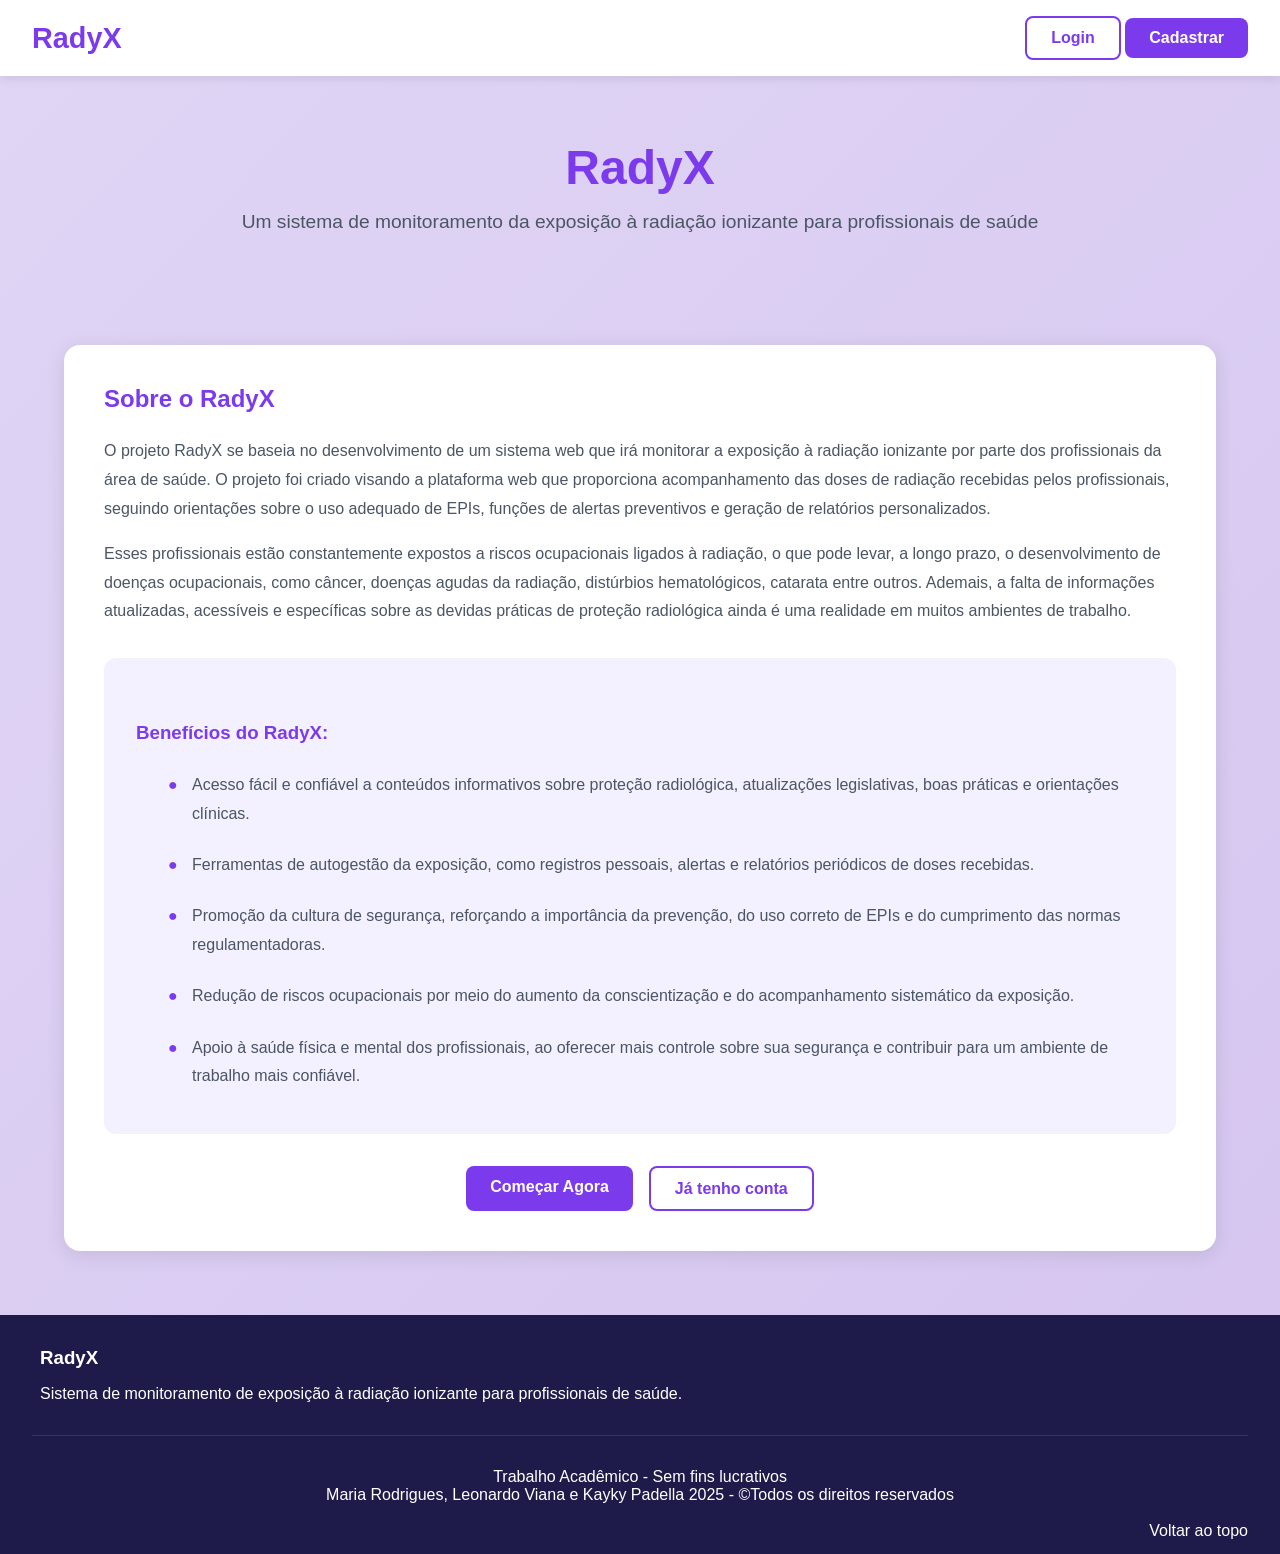
<file: index.html>
<!DOCTYPE html>
<html lang="pt-BR">
<head>
    <meta charset="UTF-8">
    <meta name="viewport" content="width=device-width, initial-scale=1.0">
    <title>RadyX - Sobre</title>
    <link rel="icon" href="imagens/logoradyx.png">
    <link rel="stylesheet" href="styles.css">
</head>
<body>
    <!-- Navigation -->
    <nav>
        <a href="index.html" class="logo">RadyX</a>
        <div>
            <a href="login.php" class="btn-secondary btn-secondary2">Login</a>
            <a href="cadastro.php" class="btn-primary btn-primary1">Cadastrar</a>
        </div>
    </nav>

    <!-- Hero Section -->
    <div class="hero">
        <h1>RadyX</h1>
        <p>Um sistema de monitoramento da exposição à radiação ionizante para profissionais de saúde</p>
    </div>

    <!-- Content -->
    <div class="content-box" style="margin-top: 3rem; margin-left: 5%; margin-right: 5%;">
        <h2>Sobre o RadyX</h2>
        <p>O projeto RadyX se baseia no desenvolvimento de um sistema web que irá monitorar a exposição à radiação ionizante por parte dos profissionais da área de saúde. O projeto foi criado visando a plataforma web que proporciona acompanhamento das doses de radiação recebidas pelos profissionais, seguindo orientações sobre o uso adequado de EPIs, funções de alertas preventivos e geração de relatórios personalizados.</p>
        
        <p>Esses profissionais estão constantemente expostos a riscos ocupacionais ligados à radiação, o que pode levar, a longo prazo, o desenvolvimento de doenças ocupacionais, como câncer, doenças agudas da radiação, distúrbios hematológicos, catarata entre outros. Ademais, a falta de informações atualizadas, acessíveis e específicas sobre as devidas práticas de proteção radiológica ainda é uma realidade em muitos ambientes de trabalho.</p>

        <div class="benefits-list">
            <h3>Benefícios do RadyX:</h3>
            <ul>
                <li>Acesso fácil e confiável a conteúdos informativos sobre proteção radiológica, atualizações legislativas, boas práticas e orientações clínicas.</li>
                <li>Ferramentas de autogestão da exposição, como registros pessoais, alertas e relatórios periódicos de doses recebidas.</li>
                <li>Promoção da cultura de segurança, reforçando a importância da prevenção, do uso correto de EPIs e do cumprimento das normas regulamentadoras.</li>
                <li>Redução de riscos ocupacionais por meio do aumento da conscientização e do acompanhamento sistemático da exposição.</li>
                <li>Apoio à saúde física e mental dos profissionais, ao oferecer mais controle sobre sua segurança e contribuir para um ambiente de trabalho mais confiável.</li>
            </ul>
        </div>

        <div class="action-buttons">
            <a href="cadastro.php" class="btn-primary">Começar Agora</a>
            <a href="login.html" class="btn-secondary">Já tenho conta</a>
        </div>
    </div>

    <!-- Footer -->
    <footer>
        <div class="footer-content">
            <div class="footer-section">
                <h3>RadyX</h3>
                <p>Sistema de monitoramento de exposição à radiação ionizante para profissionais de saúde.</p>
            </div>
            
            
        </div>
        <div class="footer-bottom">
            <p>Trabalho Acadêmico - Sem fins lucrativos<br>Maria Rodrigues,  Leonardo Viana e Kayky Padella 2025 - &copyTodos os direitos reservados</p><br>
            <a href="#" class="back-to-top" onclick="window.scrollTo(0,0)">Voltar ao topo</a>
        </div>
    </footer>
</body>
</html>
</file>
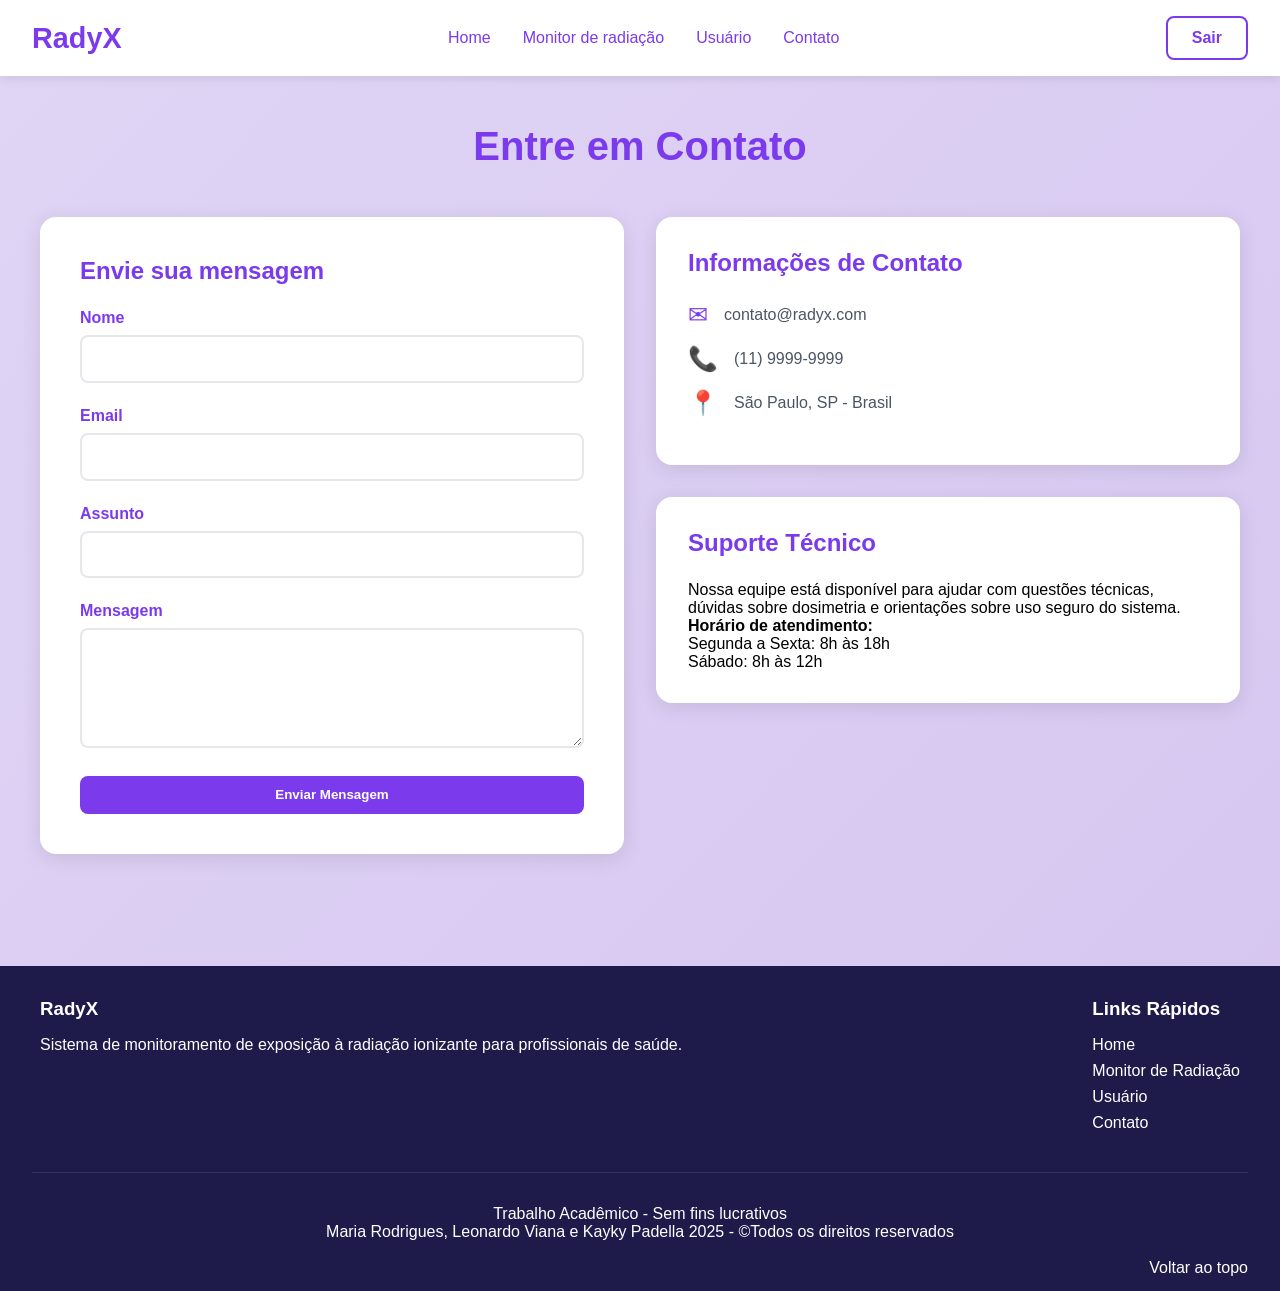
<file: contato.html>
<!DOCTYPE html>
<html lang="pt-BR">
<head>
    <meta charset="UTF-8">
    <meta name="viewport" content="width=device-width, initial-scale=1.0">
    <title>RadyX - Contato</title>
    <link rel="icon" href="imagens/logoradyx.png">
    <link rel="stylesheet" href="styles.css">
</head>
<body>
    <!-- Navigation -->
<nav>

    <a class="logo">RadyX</a>

    <button class="menu-toggle" onclick="toggleMenu()">☰</button>

    <ul class="nav-links" id="menu">
        <li><a href="home.html">Home</a></li>
        <li><a href="monitor.php">Monitor de radiação</a></li>
        <li><a href="usuario.php">Usuário</a></li>
        <li><a href="contato.html">Contato</a></li>
        <li class="logout-item">
            <a href="index.html" class="btn-secondary">Sair</a>
        </li>
    </ul>

    <div class="nav-btn">
        <a href="index.html" class="btn-secondary">Sair</a>
    </div>

</nav>

    <!-- Contact Content -->
    <div class="contact-container">
        <h1 class="contact-header">Entre em Contato</h1>
        
        <div class="contact-grid">
            <div class="contact-form">
                <h2>Envie sua mensagem</h2>
                <form>
                    <div class="form-group">
                        <label>Nome</label>
                        <input type="text" required>
                    </div>
                    <div class="form-group">
                        <label>Email</label>
                        <input type="email" required>
                    </div>
                    <div class="form-group">
                        <label>Assunto</label>
                        <input type="text" required>
                    </div>
                    <div class="form-group">
                        <label>Mensagem</label>
                        <textarea required></textarea>
                    </div>
                    <button type="submit" class="btn-primary" style="width: 100%;">Enviar Mensagem</button>
                </form>
            </div>

            <div class="contact-info">
                <div class="info-card">
                    <h2>Informações de Contato</h2>
                    <div class="info-item">
                        <span class="info-icon">✉</span>
                        <span>contato@radyx.com</span>
                    </div>
                    <div class="info-item">
                        <span class="info-icon">📞</span>
                        <span>(11) 9999-9999</span>
                    </div>
                    <div class="info-item">
                        <span class="info-icon">📍</span>
                        <span>São Paulo, SP - Brasil</span>
                    </div>
                </div>

                <div class="info-card">
                    <h2>Suporte Técnico</h2>
                    <p>Nossa equipe está disponível para ajudar com questões técnicas, dúvidas sobre dosimetria e orientações sobre uso seguro do sistema.</p>
                    <p><strong>Horário de atendimento:</strong></p>
                    <p>Segunda a Sexta: 8h às 18h<br>Sábado: 8h às 12h</p>
                </div>
            </div>
        </div>
    </div>

    <!-- Footer -->
    <footer>
        <div class="footer-content">
            <div class="footer-section">
                <h3>RadyX</h3>
                <p>Sistema de monitoramento de exposição à radiação ionizante para profissionais de saúde.</p>
            </div>
            <div class="footer-section">
                <h3>Links Rápidos</h3>
                <ul class="footer-links">
                    <li><a href="home.html">Home</a></li>
                    <li><a href="monitor.php">Monitor de Radiação</a></li>
                    <li><a href="usuario.php">Usuário</a></li>
                    <li><a href="contato.html">Contato</a></li>
                </ul>
            </div>
        </div>
        <div class="footer-bottom">
            <p>Trabalho Acadêmico - Sem fins lucrativos<br>Maria Rodrigues,  Leonardo Viana e Kayky Padella 2025 - &copyTodos os direitos reservados</p><br>
            <a href="#" class="back-to-top" onclick="window.scrollTo(0,0)">Voltar ao topo</a>
        </div>
    </footer>

<script>

function toggleMenu() {
    document.getElementById("menu").classList.toggle("show");
}

</script>
</body>
</html>
</file>
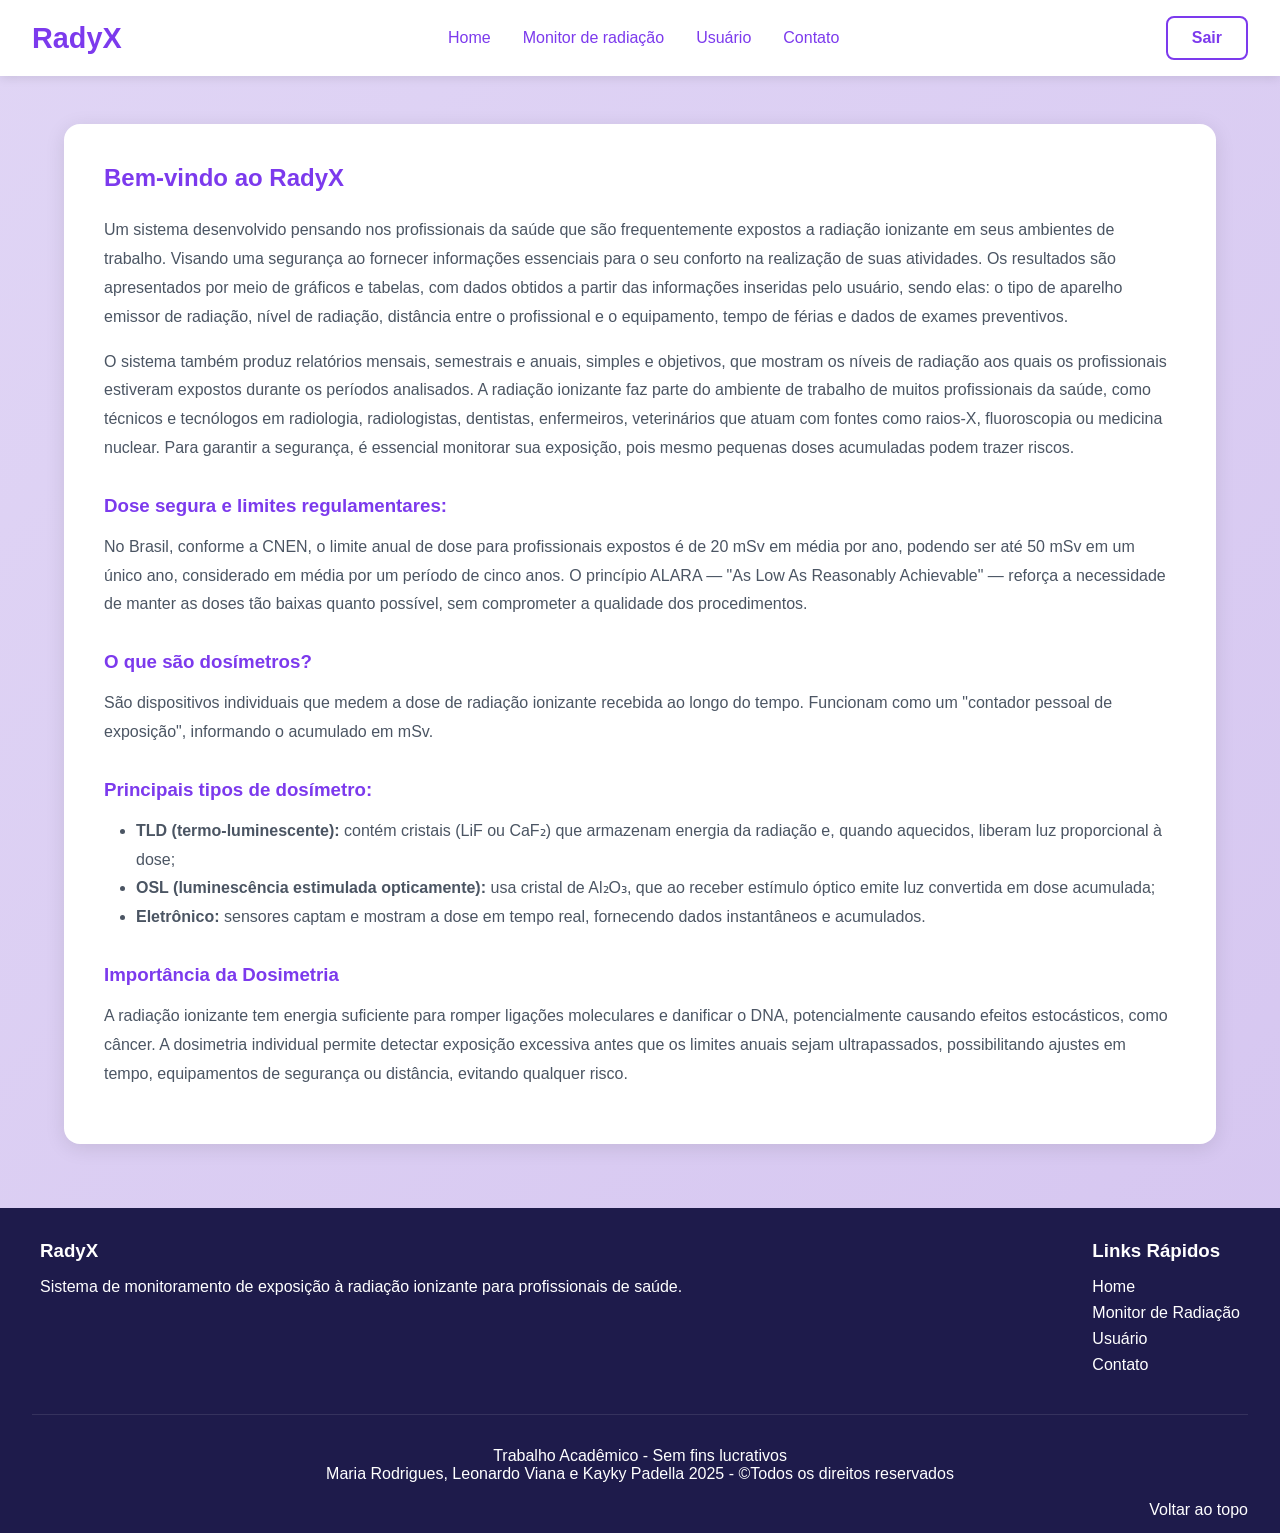
<file: home.html>
<!DOCTYPE html>
<html lang="pt-BR">
<head>
    <meta charset="UTF-8">
    <meta name="viewport" content="width=device-width, initial-scale=1.0">
    <title>RadyX - Home</title>
    <link rel="stylesheet" href="styles.css">
    <link rel="icon" href="imagens/logoradyx.png">
</head>
<body>
    <!-- Navigation -->
    <nav>

    <a class="logo">RadyX</a>

    <button class="menu-toggle" onclick="toggleMenu()">☰</button>

    <ul class="nav-links" id="menu">
        <li><a href="home.html">Home</a></li>
        <li><a href="monitor.php">Monitor de radiação</a></li>
        <li><a href="usuario.php">Usuário</a></li>
        <li><a href="contato.html">Contato</a></li>
        <li class="logout-item">
            <a href="index.html" class="btn-secondary">Sair</a>
        </li>
    </ul>

    <div class="nav-btn">
        <a href="index.html" class="btn-secondary">Sair</a>
    </div>

    
</nav>

    <!-- Content -->
    <div class="content-box" style="margin-top: 3rem; margin-left: 5%; margin-right: 5%;">
        <h2>Bem-vindo ao RadyX</h2>
        <p>Um sistema desenvolvido pensando nos profissionais da saúde que são frequentemente expostos a radiação ionizante em seus ambientes de trabalho. Visando uma segurança ao fornecer informações essenciais para o seu conforto na realização de suas atividades. Os resultados são apresentados por meio de gráficos e tabelas, com dados obtidos a partir das informações inseridas pelo usuário, sendo elas: o tipo de aparelho emissor de radiação, nível de radiação, distância entre o profissional e o equipamento, tempo de férias e dados de exames preventivos.</p>
        
        <p>O sistema também produz relatórios mensais, semestrais e anuais, simples e objetivos, que mostram os níveis de radiação aos quais os profissionais estiveram expostos durante os períodos analisados. A radiação ionizante faz parte do ambiente de trabalho de muitos profissionais da saúde, como técnicos e tecnólogos em radiologia, radiologistas, dentistas, enfermeiros, veterinários que atuam com fontes como raios-X, fluoroscopia ou medicina nuclear. Para garantir a segurança, é essencial monitorar sua exposição, pois mesmo pequenas doses acumuladas podem trazer riscos.</p>

        <h3>Dose segura e limites regulamentares:</h3>
        <p>No Brasil, conforme a CNEN, o limite anual de dose para profissionais expostos é de 20 mSv em média por ano, podendo ser até 50 mSv em um único ano, considerado em média por um período de cinco anos. O princípio ALARA — "As Low As Reasonably Achievable" — reforça a necessidade de manter as doses tão baixas quanto possível, sem comprometer a qualidade dos procedimentos.</p>

        <h3>O que são dosímetros?</h3>
        <p>São dispositivos individuais que medem a dose de radiação ionizante recebida ao longo do tempo. Funcionam como um "contador pessoal de exposição", informando o acumulado em mSv.</p>

        <h3>Principais tipos de dosímetro:</h3>
        <ul>
            <li><strong>TLD (termo-luminescente):</strong> contém cristais (LiF ou CaF₂) que armazenam energia da radiação e, quando aquecidos, liberam luz proporcional à dose;</li>
            <li><strong>OSL (luminescência estimulada opticamente):</strong> usa cristal de Al₂O₃, que ao receber estímulo óptico emite luz convertida em dose acumulada;</li>
            <li><strong>Eletrônico:</strong> sensores captam e mostram a dose em tempo real, fornecendo dados instantâneos e acumulados.</li>
        </ul>

        <h3>Importância da Dosimetria</h3>
        <p>A radiação ionizante tem energia suficiente para romper ligações moleculares e danificar o DNA, potencialmente causando efeitos estocásticos, como câncer. A dosimetria individual permite detectar exposição excessiva antes que os limites anuais sejam ultrapassados, possibilitando ajustes em tempo, equipamentos de segurança ou distância, evitando qualquer risco.</p>
    </div>

    <!-- Footer -->
    <footer>
        <div class="footer-content">
            <div class="footer-section">
                <h3>RadyX</h3>
                <p>Sistema de monitoramento de exposição à radiação ionizante para profissionais de saúde.</p>
            </div>
            <div class="footer-section">
                <h3>Links Rápidos</h3>
                <ul class="footer-links">
                    <li><a href="home.html">Home</a></li>
                    <li><a href="monitor.php">Monitor de Radiação</a></li>
                    <li><a href="usuario.php">Usuário</a></li>
                    <li><a href="contato.html">Contato</a></li>
                </ul>
            </div>
          
        </div>
        <div class="footer-bottom">
            <p>Trabalho Acadêmico - Sem fins lucrativos<br>Maria Rodrigues,  Leonardo Viana e Kayky Padella 2025 - &copyTodos os direitos reservados</p><br>
            <a href="#" class="back-to-top" onclick="window.scrollTo(0,0)">Voltar ao topo</a>
        </div>
    </footer>

<script>
function toggleMenu() {
    document.getElementById("menu").classList.toggle("show");
}
</script>
    
</body>
</html>
</file>
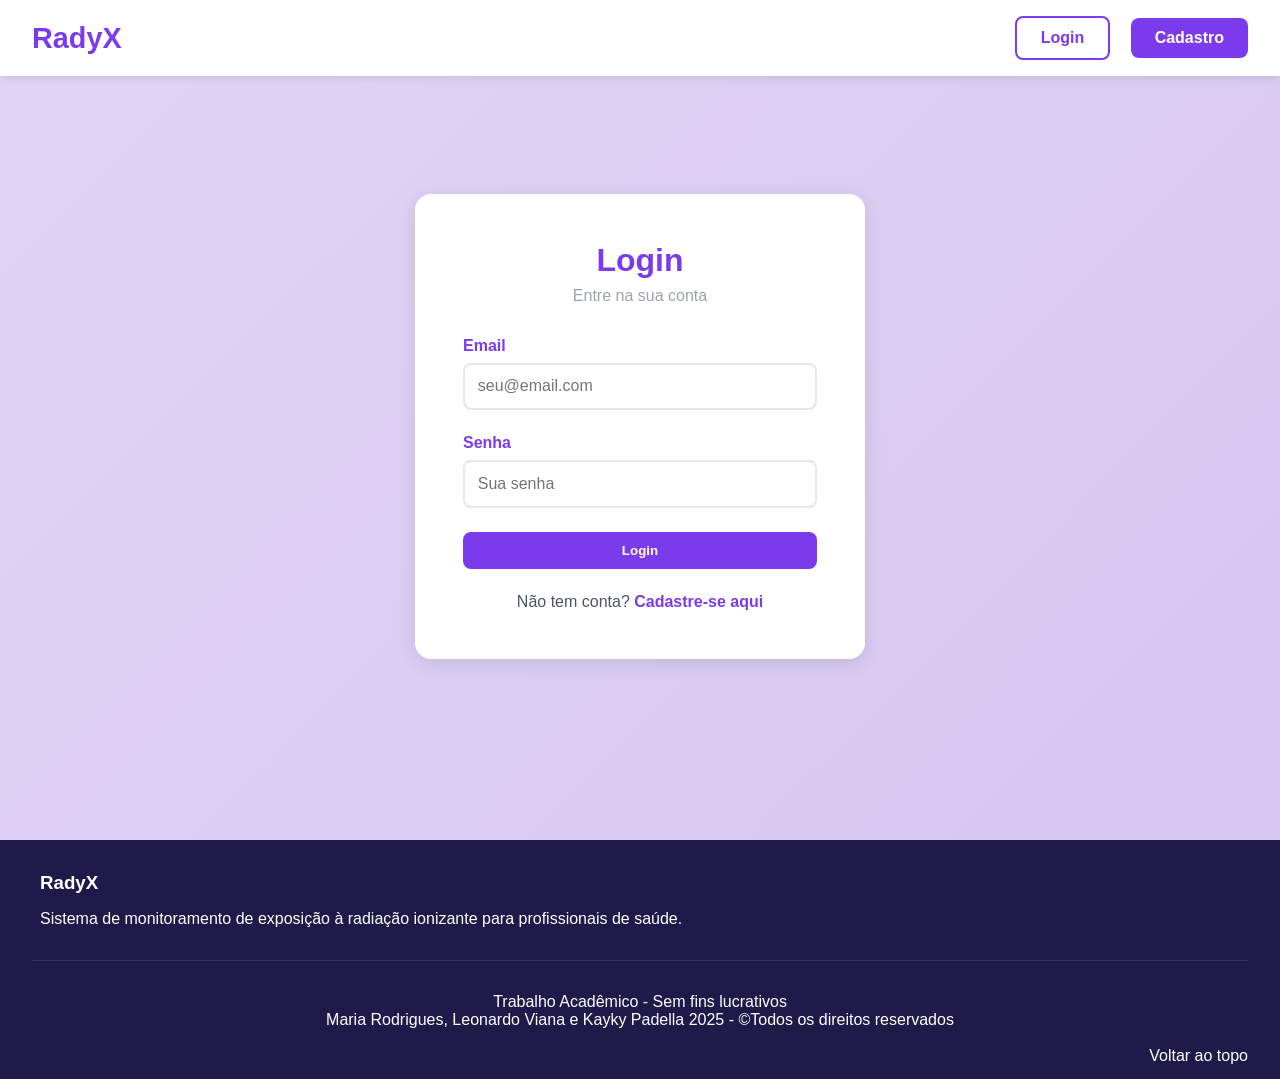
<file: login.html>
<!DOCTYPE html>
<html lang="pt-BR">
<head>
    <meta charset="UTF-8">
    <meta name="viewport" content="width=device-width, initial-scale=1.0">
    <title>RadyX - Login</title>
    <link rel="icon" href="imagens/logoradyx.png">
    <link rel="stylesheet" href="styles.css">
</head>
<body>
    <!-- Navigation -->
    <nav>
        <a href="index.html" class="logo">RadyX</a>
        <div>
            <a href="login.html" class="btn-secondary" style="margin-right: 1rem;">Login</a>
            <a href="cadastro.php" class="btn-primary">Cadastro</a>
        </div>
    </nav>

    <!-- Login Content -->
    <div class="login-container">
        <div class="login-box">
            <h1>Login</h1>
            <p>Entre na sua conta</p>
            <form onsubmit="event.preventDefault(); window.location.href='home.html';">
                <div class="form-group">
                    <label>Email</label>
                    <input type="email" placeholder="seu@email.com" required>
                </div>
                <div class="form-group">
                    <label>Senha</label>
                    <input type="password" placeholder="Sua senha" required>
                </div>
                <button type="submit" class="btn-primary" style="width: 100%;">Login</button>
                <div class="login-link">
                    Não tem conta? <a href="cadastro.php">Cadastre-se aqui</a>
                </div>
            </form>
        </div>
    </div>

    <!-- Footer -->
    <footer>
        <div class="footer-content">
            <div class="footer-section">
                <h3>RadyX</h3>
                <p>Sistema de monitoramento de exposição à radiação ionizante para profissionais de saúde.</p>
            </div>
            
        </div>
        <div class="footer-bottom">
            <p>Trabalho Acadêmico - Sem fins lucrativos<br>Maria Rodrigues,  Leonardo Viana e Kayky Padella 2025 - &copyTodos os direitos reservados</p><br>
            <a href="#" class="back-to-top" onclick="window.scrollTo(0,0)">Voltar ao topo</a>
        </div>
    </footer>
</body>
</html>
</file>
<file: styles.css>
* {
    margin: 0;
    padding: 0;
    box-sizing: border-box;
}

body {
    font-family: 'Segoe UI', Tahoma, Geneva, Verdana, sans-serif;
    background: linear-gradient(135deg, #e0d5f5 0%, #d5c5f0 100%);
    min-height: 100vh;
}

/* Navigation */
nav {
    background: white;
    padding: 1rem 2rem;
    box-shadow: 0 2px 10px rgba(0,0,0,0.1);
    display: flex;
    justify-content: space-between;
    align-items: center;
}

.logo {
    font-size: 1.8rem;
    font-weight: bold;
    color: #7c3aed;
    text-decoration: none;
}

.nav-links {
    display: flex;
    gap: 2rem;
    list-style: none;
}

.nav-links a {
    color: #7c3aed;
    text-decoration: none;
    font-weight: 500;
    transition: opacity 0.3s;
}

.nav-links a:hover {
    opacity: 0.7;
}

/* Buttons */
.btn-primary {
    background: #7c3aed;
    color: white;
    padding: 0.7rem 1.5rem;
    border: none;
    border-radius: 8px;
    cursor: pointer;
    font-weight: 600;
    text-decoration: none;
    transition: background 0.3s;
    display: inline-block;
}

.btn-primary:hover {
    background: #6d28d9;
}

.btn-secondary {
    background: white;
    color: #7c3aed;
    padding: 0.7rem 1.5rem;
    border: 2px solid #7c3aed;
    border-radius: 8px;
    cursor: pointer;
    font-weight: 600;
    text-decoration: none;
    transition: all 0.3s;
    display: inline-block;
}

.btn-secondary:hover {
    background: #7c3aed;
    color: white;
}


@media screen and (max-width:768px){

    nav div{
        display: flex;
        gap: 0.5rem;
    }

    nav .btn-primary,
    nav .btn-secondary{
        width: auto !important;
        padding: 0.45rem 0.8rem !important;
        font-size: 0.8rem !important;
    }

}
/* Hero Section */
.hero {
    text-align: center;
    padding: 4rem 2rem;
}

.hero h1 {
    color: #7c3aed;
    font-size: 3rem;
    margin-bottom: 1rem;
}

.hero p {
    color: #4b5563;
    font-size: 1.2rem;
    max-width: 800px;
    margin: 0 auto;
}

/* Content Box */
.content-box {
    background: white;
    border-radius: 16px;
    padding: 2.5rem;
    margin: 2rem auto;
    box-shadow: 0 4px 20px rgba(0,0,0,0.1);
}

.form-box {
    background: white;
    border-radius: 16px;
    padding: 2.5rem;
    margin: 2rem auto;
    margin-left: 18%;
    margin-right:18%;
    box-shadow: 0 4px 20px rgba(0,0,0,0.1);
}

.content-box h2 {
    color: #7c3aed;
    margin-bottom: 1.5rem;
}

.content-box h3 {
    color: #7c3aed;
    margin: 2rem 0 1rem 0;
}

.content-box p {
    color: #4b5563;
    line-height: 1.8;
    margin-bottom: 1rem;
}

.content-box ul {
    margin-left: 2rem;
    color: #4b5563;
    line-height: 1.8;
}

.benefits-list {
    background: #f3f0ff;
    padding: 2rem;
    border-radius: 12px;
    margin-top: 2rem;
}

.benefits-list ul {
    list-style: none;
    padding: 0;
}

.benefits-list li {
    color: #4b5563;
    padding: 0.7rem 0;
    padding-left: 1.5rem;
    position: relative;
}

.benefits-list li:before {
    content: "●";
    color: #7c3aed;
    font-weight: bold;
    position: absolute;
    left: 0;
}

.action-buttons {
    display: flex;
    gap: 1rem;
    justify-content: center;
    margin-top: 2rem;
}

/* Monitor Page */
.monitor-container {
    padding: 0 2rem 3rem 2rem;
}

.monitor-grid {
    display: grid;
    grid-template-columns: repeat(2, 1fr);
    gap: 2rem;
}

.monitor-card {
    background: white;
    padding: 2rem;
    border-radius: 16px;
    box-shadow: 0 4px 20px rgba(0,0,0,0.1);
}

.monitor-card h2 {
    color: #7c3aed;
    margin-bottom: 1rem;
    font-size: 1.5rem;
}

.monitor-card p {
    color: #4b5563;
    line-height: 1.6;
}

.reports-section {
    background: white;
    padding: 2rem;
    border-radius: 16px;
    box-shadow: 0 4px 20px rgba(0,0,0,0.1);
    margin: 2rem auto;
    max-width: 1200px;
}

/* Contact Page */
.contact-container {
    padding: 3rem 2rem;
}

.contact-header {
    text-align: center;
    color: #7c3aed;
    font-size: 2.5rem;
    margin-bottom: 3rem;
}

.contact-grid {
    display: grid;
    grid-template-columns: 1fr 1fr;
    gap: 2rem;
    max-width: 1200px;
    margin: 0 auto;
}

.contact-form {
    background: white;
    padding: 2.5rem;
    border-radius: 16px;
    box-shadow: 0 4px 20px rgba(0,0,0,0.1);
}

.contact-form h2 {
    color: #7c3aed;
    margin-bottom: 1.5rem;
}

.form-group {
    margin-bottom: 1.5rem;
}

.form-group label {
    display: block;
    color: #7c3aed;
    font-weight: 600;
    margin-bottom: 0.5rem;
}

form input,
form textarea,
form select{
    width: 100%;
    max-width: 100%;
    padding: 0.8rem;
    border: 2px solid #e5e7eb;
    border-radius: 8px;
    font-size: 1rem;
    box-sizing: border-box;
}

.form-group input:focus,
.form-group textarea:focus {
    outline: none;
    border-color: #7c3aed;
}

.form-group textarea {
    resize: vertical;
    min-height: 120px;
}

.contact-info {
    display: flex;
    flex-direction: column;
    gap: 2rem;
}

.info-card {
    background: white;
    padding: 2rem;
    border-radius: 16px;
    box-shadow: 0 4px 20px rgba(0,0,0,0.1);
}

.info-card h2 {
    color: #7c3aed;
    margin-bottom: 1.5rem;
}

.info-item {
    display: flex;
    align-items: center;
    gap: 1rem;
    margin-bottom: 1rem;
    color: #4b5563;
}

.info-icon {
    color: #7c3aed;
    font-size: 1.5rem;
}

/* Login/Cadastro */
.login-container {
    display: flex;
    justify-content: center;
    align-items: center;
    min-height: calc(100vh - 200px);
    padding: 2rem;
}

.login-box {
    background: white;
    padding: 3rem;
    border-radius: 16px;
    box-shadow: 0 4px 20px rgba(0,0,0,0.1);
    width: 100%;
    max-width: 450px;
}

.login-box h1 {
    color: #7c3aed;
    text-align: center;
    margin-bottom: 0.5rem;
}

.login-box p {
    text-align: center;
    color: #9ca3af;
    margin-bottom: 2rem;
}

.login-link {
    text-align: center;
    margin-top: 1.5rem;
    color: #4b5563;
}

.login-link a {
    color: #7c3aed;
    text-decoration: none;
    font-weight: 600;
}

.login-link a:hover {
    text-decoration: underline;
}

/* User Profile */
.user-container {
    padding: 0 2rem 3rem 2rem;
}

.user-profile-grid {
    display: grid;
    grid-template-columns: 400px 1fr;
    gap: 2rem;
    max-width: 1200px;
    margin: 0 auto 2rem auto;
}

.user-profile-card {
    background: white;
    padding: 2.5rem;
    border-radius: 16px;
    box-shadow: 0 4px 20px rgba(0,0,0,0.1);
}

.user-avatar {
    width: 150px;
    height: 150px;
    background: #7c3aed;
    border-radius: 50%;
    display: flex;
    align-items: center;
    justify-content: center;
    color: white;
    font-size: 3rem;
    font-weight: bold;
    margin: 0 auto 1rem auto;
}

.user-info-item {
    display: flex;
    align-items: center;
    gap: 1rem;
    padding: 1rem 0;
    border-bottom: 1px solid #e5e7eb;
    color: #4b5563;
}

.user-info-item:last-child {
    border-bottom: none;
}

.user-details-card {
    background: white;
    padding: 2.5rem;
    border-radius: 16px;
    box-shadow: 0 4px 20px rgba(0,0,0,0.1);
}

.user-form-grid {
    display: grid;
    grid-template-columns: repeat(2, 1fr);
    gap: 1.5rem;
}

.stats-card {
    background: white;
    padding: 2.5rem;
    border-radius: 16px;
    box-shadow: 0 4px 20px rgba(0,0,0,0.1);
    max-width: 1200px;
    margin: 0 auto;
}

.stats-grid {
    display: grid;
    grid-template-columns: repeat(3, 1fr);
    gap: 2rem;
}

.stat-item {
    background: #f3f0ff;
    padding: 2rem;
    border-radius: 12px;
    text-align: center;
}

.stat-item h3 {
    color: #7c3aed;
    font-size: 2.5rem;
    margin-bottom: 0.5rem;
}

.stat-item p {
    color: #4b5563;
    font-size: 1rem;
}

/* Report Pages */
.report-container {
    max-width: 80%;
    margin: 2rem auto;
    padding: 0 2rem;
}

.report-header {
    background: white;
    padding: 2rem;
    border-radius: 16px 16px 0 0;
    text-align: center;
    box-shadow: 0 2px 10px rgba(0,0,0,0.05);
}

.report-header h1 {
    color: #1e1b4b;
    font-size: 1.5rem;
    margin-bottom: 0.5rem;
}

.report-header h2 {
    color: #4b5563;
    font-size: 1rem;
    font-weight: normal;
}

.report-body {
    background: white;
    padding: 2rem;
    border-radius: 0 0 16px 16px;
    box-shadow: 0 4px 20px rgba(0,0,0,0.1);
}

.report-info-grid {
    display: grid;
    grid-template-columns: repeat(2, 1fr);
    gap: 1rem;
    margin-bottom: 2rem;
    padding-bottom: 2rem;
    border-bottom: 2px solid #e5e7eb;
}

.report-info-item {
    display: flex;
    flex-direction: column;
}

.report-info-item label {
    font-size: 0.875rem;
    color: #6b7280;
    margin-bottom: 0.25rem;
}

.report-info-item span {
    color: #1e1b4b;
    font-weight: 500;
}

.report-table {
    width: 100%;
    border-collapse: collapse;
    margin: 2rem 0;
    font-size: 0.875rem;
}

.report-table th {
    background: #f3f4f6;
    padding: 0.75rem;
    text-align: left;
    font-weight: 600;
    color: #1e1b4b;
    border: 1px solid #e5e7eb;
}

.report-table td {
    padding: 0.75rem;
    border: 1px solid #e5e7eb;
    color: #4b5563;
}

.report-table tr:nth-child(even) {
    background: #f9fafb;
}

.report-summary {
    background: #f3f4f6;
    padding: 1.5rem;
    border-radius: 8px;
    margin: 2rem 0;
}

.report-summary h3 {
    color: #1e1b4b;
    margin-bottom: 1rem;
}

.summary-grid {
    display: grid;
    grid-template-columns: repeat(6, 1fr);
    gap: 0.5rem;
}

.summary-item {
    text-align: center;
    padding: 0.75rem;
    background: white;
    border-radius: 8px;
}

.summary-value {
    font-size: 1.25rem;
    font-weight: bold;
    color: #7c3aed;
    margin-bottom: 0.25rem;
}

.summary-label {
    font-size: 0.75rem;
    color: #6b7280;
}

.report-exams {
    margin: 2rem 0;
}

.report-exams h3 {
    color: #1e1b4b;
    margin-bottom: 1rem;
}

.exam-item {
    background: #f9fafb;
    padding: 1rem;
    border-radius: 8px;
    margin-bottom: 0.5rem;
    display: grid;
    grid-template-columns: 1fr 2fr 1fr;
    gap: 1rem;
}

.report-footer {
    margin-top: 2rem;
    padding-top: 2rem;
    border-top: 2px solid #e5e7eb;
}

.report-footer h3 {
    color: #1e1b4b;
    margin-bottom: 1rem;
}

.report-footer p {
    color: #4b5563;
    line-height: 1.6;
    font-size: 0.875rem;
}

.report-dates {
    display: flex;
    justify-content: space-between;
    margin-top: 2rem;
    padding: 1rem;
    background: #f3f4f6;
    border-radius: 8px;
}

.report-dates div {
    text-align: center;
}

.report-dates label {
    display: block;
    font-size: 0.875rem;
    color: #6b7280;
    margin-bottom: 0.25rem;
}

.report-dates span {
    font-weight: 600;
    color: #1e1b4b;
}

.back-button {
    display: inline-flex;
    align-items: center;
    gap: 0.5rem;
    color: #7c3aed;
    text-decoration: none;
    font-weight: 600;
    margin-bottom: 1rem;
    transition: opacity 0.3s;
}

.back-button:hover {
    opacity: 0.7;
}

/* Detail Pages */
.detail-page-container {
    max-width: 800px;
    margin: 2rem auto;
    padding: 0 2rem;
}

.detail-header {
    background: #4a4165;
    color: white;
    padding: 2rem;
    border-radius: 16px 16px 0 0;
    display: flex;
    align-items: center;
    gap: 1rem;
}

.detail-avatar {
    width: 60px;
    height: 60px;
    background: #7c3aed;
    border-radius: 50%;
    display: flex;
    align-items: center;
    justify-content: center;
    font-size: 1.5rem;
    font-weight: bold;
    flex-shrink: 0;
}

.detail-title {
    flex: 1;
}

.detail-title h1 {
    font-size: 1.5rem;
    margin: 0;
}

.detail-body {
    background: white;
    padding: 2.5rem;
    border-radius: 0 0 16px 16px;
    box-shadow: 0 4px 20px rgba(0,0,0,0.1);
}

.detail-content {
    margin-bottom: 2rem;
}

.detail-content p {
    color: #4b5563;
    line-height: 1.8;
    margin-bottom: 1.5rem;
}

.chart-placeholder {
    width: 280px;
    height: 280px;
    margin: 2rem auto;
    background: #e5e7eb;
    border-radius: 50%;
    display: flex;
    align-items: center;
    justify-content: center;
    color: #9ca3af;
    font-weight: 600;
}

.bar-chart-placeholder {
    width: 100%;
    height: 200px;
    margin: 2rem auto;
    background: #f3f4f6;
    border-radius: 8px;
    display: flex;
    align-items: flex-end;
    justify-content: space-around;
    padding: 1rem;
    gap: 0.5rem;
}

.bar {
    flex: 1;
    background: #9ca3af;
    border-radius: 4px 4px 0 0;
    min-height: 20px;
}

.detail-form-section {
    background: #f9fafb;
    padding: 2rem;
    border-radius: 12px;
    margin-bottom: 2rem;
}

.detail-form-section h3 {
    color: #1e1b4b;
    margin-bottom: 1.5rem;
}

.form-row {
    display: grid;
    grid-template-columns: repeat(2, 1fr);
    gap: 1rem;
    margin-bottom: 1rem;
}

.radio-group {
    display: flex;
    gap: 2rem;
    margin: 1rem 0;
}

.radio-option {
    display: flex;
    align-items: center;
    gap: 0.5rem;
}

.radio-option input[type="radio"] {
    width: 20px;
    height: 20px;
    cursor: pointer;
}

.edit-button {
    display: flex;
    justify-content: flex-end;
    margin-top: 2rem;
}

/* Footer */
footer {
    background: #1e1b4b;
    color: white;
    padding: 2rem;
    margin-top: 4rem;
}

.footer-content {
    max-width: 1200px;
    margin: 0 auto;
    display: flex;
    justify-content: space-between;
    align-items: start;
    flex-wrap: wrap;
    gap: 2rem;
}

.footer-section h3 {
    margin-bottom: 1rem;
}

.footer-links {
    list-style: none;
}

.footer-links li {
    margin-bottom: 0.5rem;
}

.footer-links a {
    color: white;
    text-decoration: none;
    transition: opacity 0.3s;
}

.footer-links a:hover {
    opacity: 0.7;
}

.social-links {
    display: flex;
    gap: 1rem;
    font-size: 1.5rem;
}

.footer-bottom {
    text-align: center;
    padding-top: 2rem;
    margin-top: 2rem;
    border-top: 1px solid rgba(255,255,255,0.1);
}

.back-to-top {
    color: white;
    text-decoration: none;
    float: right;
}

.funcionarios-container {
    padding: 0 2rem 3rem 2rem;
}

.funcionarios-grid {
    display: grid;
    grid-template-columns: repeat(auto-fill, minmax(280px, 1fr));
    gap: 2rem;
    max-width: 1400px;
    margin: 0 auto;
}

.funcionario-card {
    background: white;
    padding: 2rem;
    border-radius: 16px;
    box-shadow: 0 4px 20px rgba(0,0,0,0.1);
    text-align: center;
    transition: transform 0.3s, box-shadow 0.3s;
}

.funcionario-card:hover {
    transform: translateY(-5px);
    box-shadow: 0 8px 30px rgba(124, 58, 237, 0.2);
}

.funcionario-avatar {
    width: 100px;
    height: 100px;
    background: linear-gradient(135deg, #7c3aed 0%, #a78bfa 100%);
    border-radius: 50%;
    display: flex;
    align-items: center;
    justify-content: center;
    color: white;
    font-size: 2.5rem;
    font-weight: bold;
    margin: 0 auto 1rem auto;
}

.funcionario-card h3 {
    color: #1e1b4b;
    margin-bottom: 0.5rem;
    font-size: 1.25rem;
}

.funcionario-cargo {
    color: #7c3aed;
    font-weight: 600;
    margin-bottom: 1rem;
    font-size: 0.9rem;
}

.funcionario-info {
    background: #f9fafb;
    padding: 1rem;
    border-radius: 8px;
    margin: 1rem 0;
    text-align: left;
}

.funcionario-info p {
    color: #4b5563;
    margin: 0.5rem 0;
    font-size: 0.875rem;
}

.status-ok {
    color: #10b981;
    font-weight: 600;
}

.status-atencao {
    color: #f59e0b;
    font-weight: 600;
}

.status-alerta {
    color: #ef4444;
    font-weight: 600;
}

.funcionario-card-add {
    background: linear-gradient(135deg, #7c3aed 0%, #a78bfa 100%);
    /* Card roxo com gradiente */
    padding: 2rem;
    border-radius: 16px;
    box-shadow: 0 4px 20px rgba(0,0,0,0.1);
    text-align: center;
    transition: transform 0.3s, box-shadow 0.3s;
    color: white;
    cursor: pointer;
    display: flex;
    flex-direction: column;
    justify-content: center;
    min-height: 350px;
}

.funcionario-card-add:hover {
    transform: translateY(-5px);
    box-shadow: 0 8px 30px rgba(124, 58, 237, 0.4);
    /* Efeito hover mais forte */
}

.add-icon {
    width: 100px;
    height: 100px;
    background: rgba(255, 255, 255, 0.3);
    border: 3px dashed rgba(255, 255, 255, 0.8);
    /* Borda tracejada branca */
    border-radius: 50%;
    display: flex;
    align-items: center;
    justify-content: center;
    color: white;
    font-size: 4rem;
    font-weight: 300;
    margin: 0 auto 1rem auto;
    transition: all 0.3s;
}

.funcionario-card-add:hover .add-icon {
    background: rgba(255, 255, 255, 0.4);
    border-color: white;
    transform: rotate(90deg);
    /* O + gira 90° no hover! */
}

.funcionario-card-add h3 {
    color: white;
    margin-bottom: 0.5rem;
    font-size: 1.25rem;
}

.funcionario-card-add p {
    color: rgba(255, 255, 255, 0.9);
    margin-bottom: 1rem;
    font-size: 0.9rem;
}

.funcionario-card-add .btn-primary {
    background: white;
    color: #7c3aed;
    /* Botão branco com texto roxo */
}

.funcionario-card-add .btn-primary:hover {
    background: rgba(255, 255, 255, 0.9);
    transform: scale(1.05);
    /* Botão aumenta levemente no hover */
}

/* Perfil Funcionário - Exposure Section */
.exposure-section {
    background: white;
    padding: 2.5rem;
    border-radius: 16px;
    box-shadow: 0 4px 20px rgba(0,0,0,0.1);
    max-width: 1200px;
    margin: 2rem auto;
}

.exposure-grid {
    display: grid;
    grid-template-columns: repeat(3, 1fr);
    gap: 1.5rem;
}

.exposure-card {
    background: #f9fafb;
    padding: 1.5rem;
    border-radius: 12px;
    text-align: center;
    transition: transform 0.3s, box-shadow 0.3s;
}

.exposure-card:hover {
    transform: translateY(-3px);
    box-shadow: 0 4px 15px rgba(124, 58, 237, 0.15);
}

.exposure-icon {
    width: 60px;
    height: 60px;
    border-radius: 12px;
    display: flex;
    align-items: center;
    justify-content: center;
    font-size: 1.8rem;
    margin: 0 auto 1rem auto;
}

.exposure-card h3 {
    color: #1e1b4b;
    font-size: 1rem;
    margin-bottom: 0.5rem;
}

.exposure-value {
    color: #7c3aed;
    font-size: 2rem;
    font-weight: bold;
    margin: 0.5rem 0;
}

.exposure-date {
    color: #6b7280;
    font-size: 0.875rem;
    margin-bottom: 1rem;
}

.btn-link {
    color: #7c3aed;
    text-decoration: none;
    font-weight: 600;
    font-size: 0.875rem;
    transition: opacity 0.3s;
}

.btn-link:hover {
    opacity: 0.7;
}

/* Equipment Section */
.equipment-section {
    background: white;
    padding: 2.5rem;
    border-radius: 16px;
    box-shadow: 0 4px 20px rgba(0,0,0,0.1);
    max-width: 1200px;
    margin: 2rem auto;
}

.equipment-list {
    display: grid;
    gap: 1rem;
}

.equipment-item {
    background: #f9fafb;
    padding: 1.5rem;
    border-radius: 12px;
    display: grid;
    grid-template-columns: 2fr 1fr 1fr;
    gap: 1rem;
    align-items: center;
}

.equipment-name {
    color: #1e1b4b;
    font-weight: 600;
    font-size: 1.1rem;
}

.equipment-usage {
    color: #6b7280;
    font-size: 0.9rem;
}

.equipment-dose {
    color: #7c3aed;
    font-weight: 600;
    font-size: 0.9rem;
}

/* Reports Section Profile */
.reports-section-profile {
    background: white;
    padding: 2.5rem;
    border-radius: 16px;
    box-shadow: 0 4px 20px rgba(0,0,0,0.1);
    max-width: 1200px;
    margin: 2rem auto;
}

.reports-grid {
    display: grid;
    grid-template-columns: repeat(3, 1fr);
    gap: 2rem;
}

.report-card {
    background: #f9fafb;
    padding: 2rem;
    border-radius: 12px;
    text-align: center;
    transition: transform 0.3s, box-shadow 0.3s;
}

.report-card:hover {
    transform: translateY(-3px);
    box-shadow: 0 4px 15px rgba(124, 58, 237, 0.15);
}

.report-icon {
    font-size: 3rem;
    margin-bottom: 1rem;
}

.report-card h3 {
    color: #1e1b4b;
    margin-bottom: 0.5rem;
}

.report-card p {
    color: #6b7280;
    font-size: 0.9rem;
    margin-bottom: 0;
}


/* History Section */
.history-section {
    background: white;
    padding: 2.5rem;
    border-radius: 16px;
    box-shadow: 0 4px 20px rgba(0,0,0,0.1);
    max-width: 1200px;
    margin: 2rem auto;
}

.history-timeline {
    display: grid;
    gap: 1rem;
}

.history-item {
    display: grid;
    grid-template-columns: 100px 1fr;
    gap: 1rem;
    align-items: center;
}

.history-month {
    color: #1e1b4b;
    font-weight: 600;
    text-align: right;
}

.history-bar {
    background: linear-gradient(90deg, #7c3aed 0%, #a78bfa 100%);
    height: 40px;
    border-radius: 8px;
    display: flex;
    align-items: center;
    padding: 0 1rem;
    color: white;
    font-weight: 600;
    transition: width 0.3s;
}

/* --- ADIÇÕES PARA GRÁFICOS E CARDS (cole ao final do seu styles.css) --- */

:root{
  --lilas:#7c3aed;
  --lilas-dark:#6d28d9;
  --verde:#10b981;
}

.detail-page-container{ max-width:900px; margin:2rem auto; padding:0 1rem; }

/* cards, estatísticas e gráficos */
.stat-card{
  background: #ffffff;
  padding: 1.25rem;
  border-radius: 12px;
  box-shadow: 0 6px 18px rgba(0,0,0,0.06);
  text-align:center;
}
.stat-card h4{ color:var(--lilas); margin-bottom:0.5rem; }
.stat-card .value{ font-size:1.5rem; color:#1e1b4b; font-weight:700; }

.chart-card{
  background: #ffffff;
  padding: 1rem 1.25rem;
  border-radius: 12px;
  box-shadow: 0 6px 18px rgba(0,0,0,0.06);
  margin-bottom:1rem;
}

.legend-small{ display:flex; gap:0.6rem; align-items:center; font-size:0.9rem; color:#6b7280; }
.legend-swatch{ width:12px; height:12px; border-radius:3px; display:inline-block; }

/* tabela dentro de card */
.table-wrap{ overflow:auto; background:#ffffff; padding:1rem; border-radius:12px; box-shadow:0 6px 18px rgba(0,0,0,0.06); }

/* responsivo */
@media (max-width:840px){
  .detail-page-container{ padding:0 0.75rem; }
  .stat-card{ padding:1rem; }
}

/* RESPONSIVE para as novas seções */
@media (max-width: 768px) {
    .exposure-grid {
        grid-template-columns: 1fr;
    }

    .reports-grid {
        grid-template-columns: 1fr;
    }

    .equipment-item {
        grid-template-columns: 1fr;
        text-align: center;
    }

    .history-item {
        grid-template-columns: 1fr;
    }

    .history-month {
        text-align: left;
    }
}

:root{
    --lilas:#7c3aed;
    --verde:#10b981;
    --card-bg:#ffffff;
}

.detail-page-container{
    max-width:900px;
    margin:2rem auto;
    padding:0 1rem;
}

.stats-row{
    display:grid;
    grid-template-columns:repeat(4,1fr);
    gap:1rem;
    margin-bottom:1.25rem;
}

.stat-card{
    background:var(--card-bg);
    padding:1.25rem;
    border-radius:12px;
    box-shadow:0 6px 18px rgba(0,0,0,0.06);
    text-align:center;
}

.stat-card h4{
    color:var(--lilas);
    margin-bottom:0.5rem;
}

.stat-card .value{
    font-size:1.5rem;
    color:#1e1b4b;
    font-weight:700;
}

.chart-card{
    background:var(--card-bg);
    padding:1rem 1.25rem;
    border-radius:12px;
    box-shadow:0 6px 18px rgba(0,0,0,0.06);
    margin-bottom:1rem;
}

.table-wrap{
    overflow:auto;
    background:var(--card-bg);
    padding:1rem;
    border-radius:12px;
    box-shadow:0 6px 18px rgba(0,0,0,0.06);
}

.legend-small{
    display:flex;
    gap:0.6rem;
    align-items:center;
    font-size:0.9rem;
    color:#6b7280;
}

.legend-swatch{
    width:12px;
    height:12px;
    border-radius:3px;
    display:inline-block;
}





@media (max-width:840px){

    .stats-row{
        grid-template-columns:1fr;
    }
}

.report-info-item span{
    word-wrap: break-word;
    overflow-wrap: break-word;
    word-break: break-word;
    min-width: 0;
}

.ferias-item{
    display:grid;
    grid-template-columns:1fr 1fr;
    gap:1rem;
}

@media screen and (max-width:768px){

    .ferias-item{
        grid-template-columns:1fr;
    }

}

@media screen and (max-width:768px){

    .report-dates{
        flex-direction: column;
        gap: 1rem;
        align-items: flex-start;
    }

}

.report-info-grid{
    grid-template-columns: repeat(2,1fr);
}

@media screen and (max-width:768px){

    .report-info-grid{
        grid-template-columns:1fr;
    }

}

@media screen and (max-width:768px){

    .contact-grid{
        grid-template-columns: 1fr;
    }

}

@media screen and (max-width:768px){

    .user-profile-grid{
        grid-template-columns: 1fr;
    }

    .user-form-grid{
        grid-template-columns: 1fr;
    }

    .stats-grid{
        grid-template-columns: 1fr;
    }

}

.user-info-item span:last-child{
    overflow-wrap: break-word;
    word-break: break-word;
}

.report-info-item span{
    overflow-wrap: break-word;
    word-break: break-word;
}

.table-responsive2{
    width:100%;
    overflow-x:auto;
}

.logout-item{
    display:none;
}

@media screen and (max-width:768px){

    .logout-item{
        display:block;
    }

    .logout-item .btn-secondary{
        width:100%;
        display:block;
        text-align:center;
    }

    .nav-btn {
        display: none;
    }

    .btn-secondary
    .btn-primary {
        width: 50%;
    }

    .btn-secondary
    .btn-primary a {
        width: 50%;
    }

}

/* Responsive */

.menu-toggle{
    display:none;
} 

.summary-grid-report{
    grid-template-columns: repeat(4,1fr);
}

/* RESPONSIVO */
@media screen and (max-width:768px){

    nav{
        flex-wrap:wrap;
    }

    .menu-toggle{
        display:block !important;
        margin-left:auto;
        font-size:24px;
        background:none;
        border:none;
        cursor:pointer;
    }

    .nav-links{
        display:none !important;
        width:100%;
        flex-direction:column;
        margin-top:10px;
        padding:0;
    }

    .nav-links.show{
        display:flex !important;
    }

    .nav-links li{
        width:100%;
        text-align:center;
        list-style:none;
    }

    .nav-links a{
        display:block;
        padding:12px;
    }

    .table-responsive{
        overflow-x:auto;
    }
    .form-row{
        grid-template-columns:1fr;
    }

    .monitor-grid {
        grid-template-columns: 1fr;
    }
     .monitor-grid{
        grid-template-columns: 1fr;
    }

    .form-box {
        margin-left: 5%; 
        margin-right: 5%;
    }

}

@media screen and (max-width:480px){

    .hero h1{
        font-size:1.5rem;
    }

    .hero p{
        font-size:1rem;
    }

    .logo{
        font-size:1.4rem;
    }

    .summary-grid{
        grid-template-columns: 1fr;
    }

    .btn-primary,
    .btn-secondary{
        width:100%;
        text-align:center;
    }
    
    .monitor-grid {
        grid-template-columns: 1fr;
    }
     .monitor-grid{
        grid-template-columns: 1fr;
    }

}
</file>
